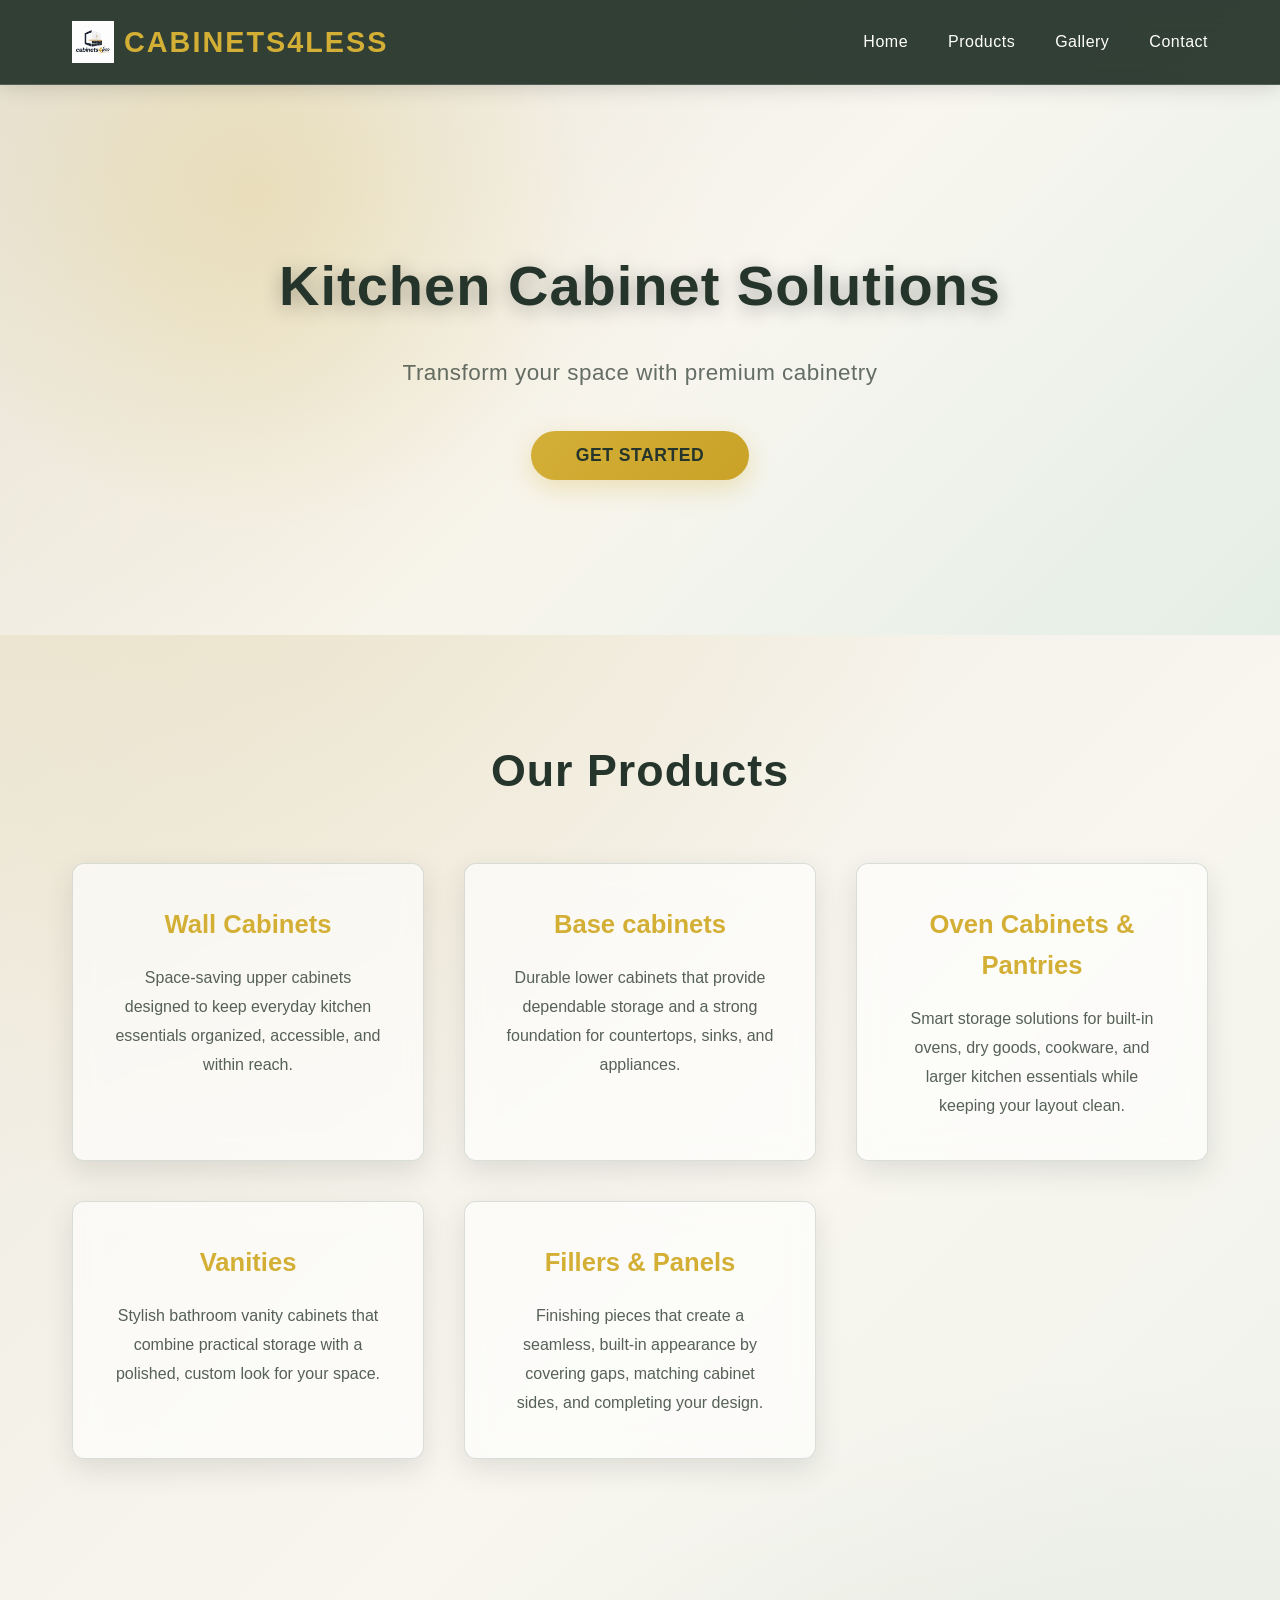
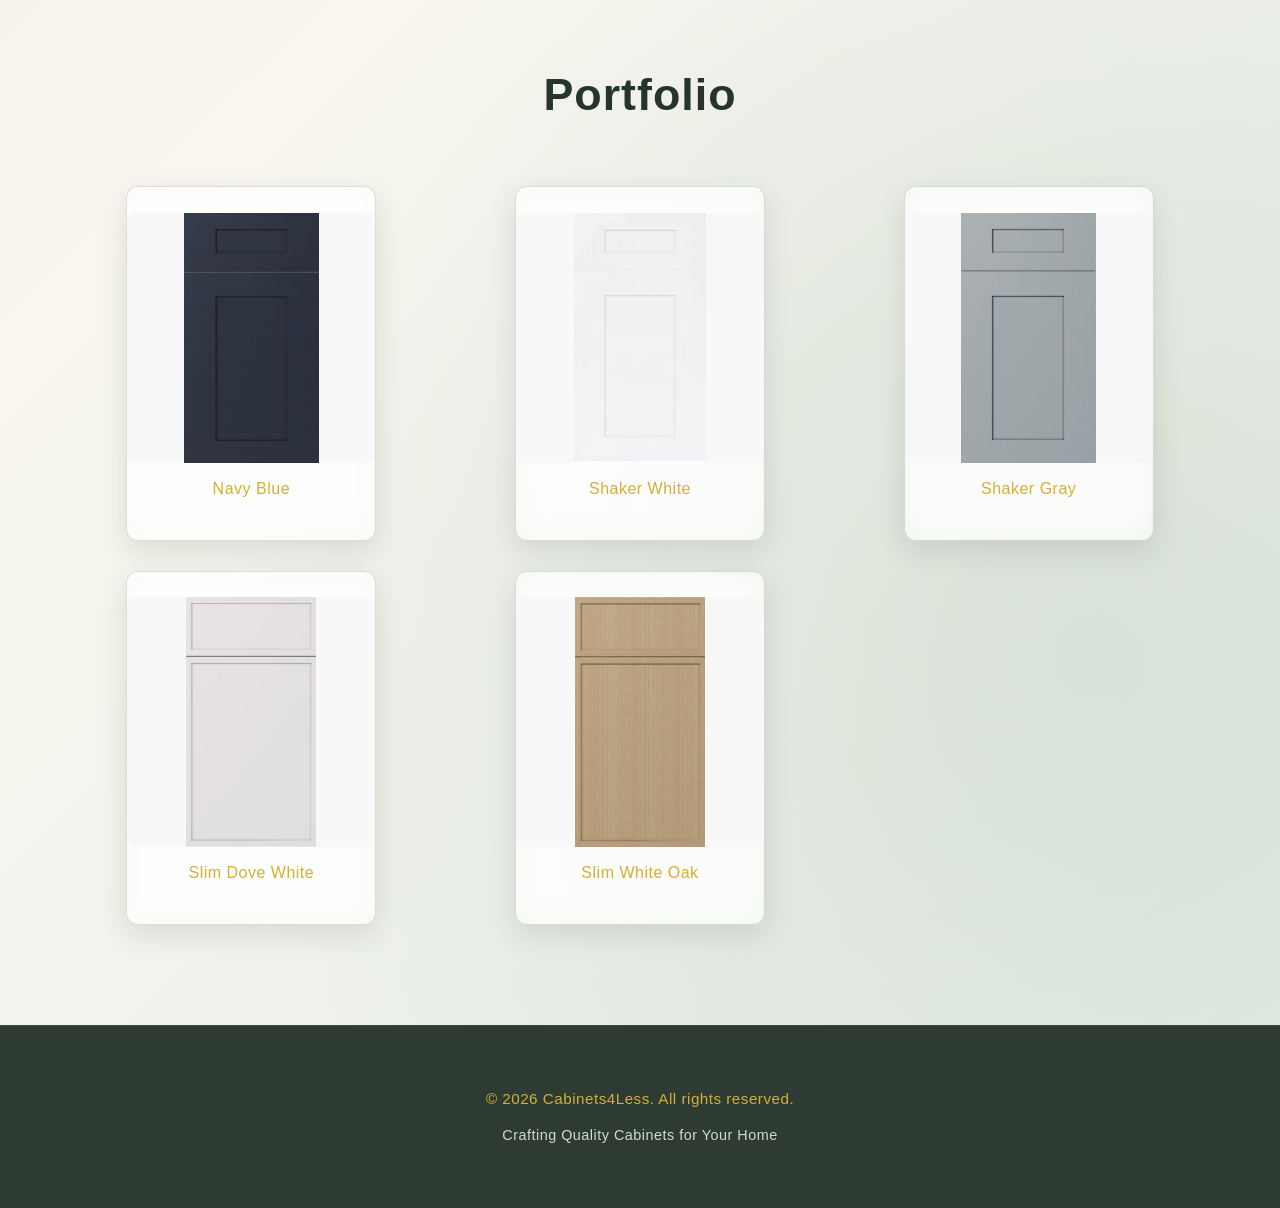
<file: index.html>
<!DOCTYPE html>
<html lang="en">

<head>
    <meta charset="UTF-8">
    <meta name="viewport" content="width=device-width, initial-scale=1.0">
    <meta name="google-site-verification" content="GljNwuYAMAiSo0r1gRqyLyHdtOywXth0SgKvACKAb9Y" />
    <title>Cabinets4Less</title>
    <link rel="stylesheet" href="styles.css">
    <link rel="icon" type="image/png" href="images/icon.png">
</head>

<body>
    <!-- Navigation Bar -->
    <nav class="navbar">
        <div class="nav-container">
            <div class="logo">
                <a href="index.html" class="logo-link">
                    <img src="images/logo.png" alt="Cabinets4Less logo" class="nav-logo-image">
                    <span>Cabinets4Less</span>
                </a>
            </div>
            <ul class="nav-menu">
                <li><a href="index.html" class="nav-link">Home</a></li>
                <li><a href="#products" class="nav-link">Products</a></li>
                <li><a href="#gallery" class="nav-link">Gallery</a></li>
                <li><a href="contact.html" class="nav-link">Contact</a></li>
            </ul>
        </div>
    </nav>

    <!-- Hero Section -->
    <section id="home" class="hero">
        <div class="hero-content">
            <h1>Kitchen Cabinet Solutions</h1>
            <p>Transform your space with premium cabinetry</p>
            <button class="cta-button">Get Started</button>
        </div>
    </section>

    <!-- Products Section -->
    <section id="products" class="products">
        <h2>Our Products</h2>
        <div class="products-grid">
            <div class="products-card">
                <h3>Wall Cabinets</h3>
                <p>Space-saving upper cabinets designed to keep everyday kitchen essentials organized, accessible, and within reach.</p>
            </div>
            <div class="products-card">
                <h3>Base cabinets</h3>
                <p>Durable lower cabinets that provide dependable storage and a strong foundation for countertops, sinks, and appliances.</p>
            </div>
            <div class="products-card">
                <h3>Oven Cabinets & Pantries</h3>
                <p>Smart storage solutions for built-in ovens, dry goods, cookware, and larger kitchen essentials while keeping your layout clean.</p>
            </div>
            <div class="products-card">
                <h3>Vanities</h3>
                <p>Stylish bathroom vanity cabinets that combine practical storage with a polished, custom look for your space.</p>
            </div>
            <div class="products-card">
                <h3>Fillers & Panels</h3>
                <p>Finishing pieces that create a seamless, built-in appearance by covering gaps, matching cabinet sides, and completing your design.</p>
            </div>
        </div>
    </section>

    <!-- Gallery Section -->
    <section id="gallery" class="gallery">
        <h2>Portfolio</h2>
        <div class="gallery-grid">
            <div class="gallery-item">
                <a href="navyblue.html">
                    <img src="images/Navy Blue.png" alt="Navy Blue Cabinet" class="gallery-image">
                    <p>Navy Blue</p>
                </a>
            </div>

            <div class="gallery-item">
                <a href="shakerwhite.html">
                    <img src="images/Shaker White.png" alt="Shaker White Cabinet" class="gallery-image">
                    <p>Shaker White</p>
                </a>
            </div>
            <div class="gallery-item">
                <a href="shakergray.html">
                    <img src="images/Shaker Gray.png" alt="Shaker Gray Cabinet" class="gallery-image">
                    <p>Shaker Gray</p>
                </a>
            </div>
            <div class="gallery-item">
                <a href="slimdovewhite.html">
                    <img src="images/Slim Dove White.png" alt="Slim Dove White Cabinet" class="gallery-image">
                    <p>Slim Dove White</p>
                </a>
            </div>
            <div class="gallery-item">
                <a href="slimwhiteoak.html">
                    <img src="images/Slim White Oak.png" alt="Slim White Oak Cabinet" class="gallery-image">
                    <p>Slim White Oak</p>
                </a>
            </div>
        </div>
    </section>

    <!-- Footer -->
    <footer class="footer">
        <div class="footer-content">
            <p>&copy; 2026 Cabinets4Less. All rights reserved.</p>
            <p>Crafting Quality Cabinets for Your Home</p>
        </div>
    </footer>

    <!-- Notification Toast -->
    <div id="notification" class="notification-toast">
        <div class="notification-content">
            <span class="notification-checkmark">✓</span>
            <span class="notification-message">Message Received!</span>
            <button class="notification-close">&times;</button>
        </div>
    </div>

    <script src="script.js"></script>
</body>

</html>
</file>
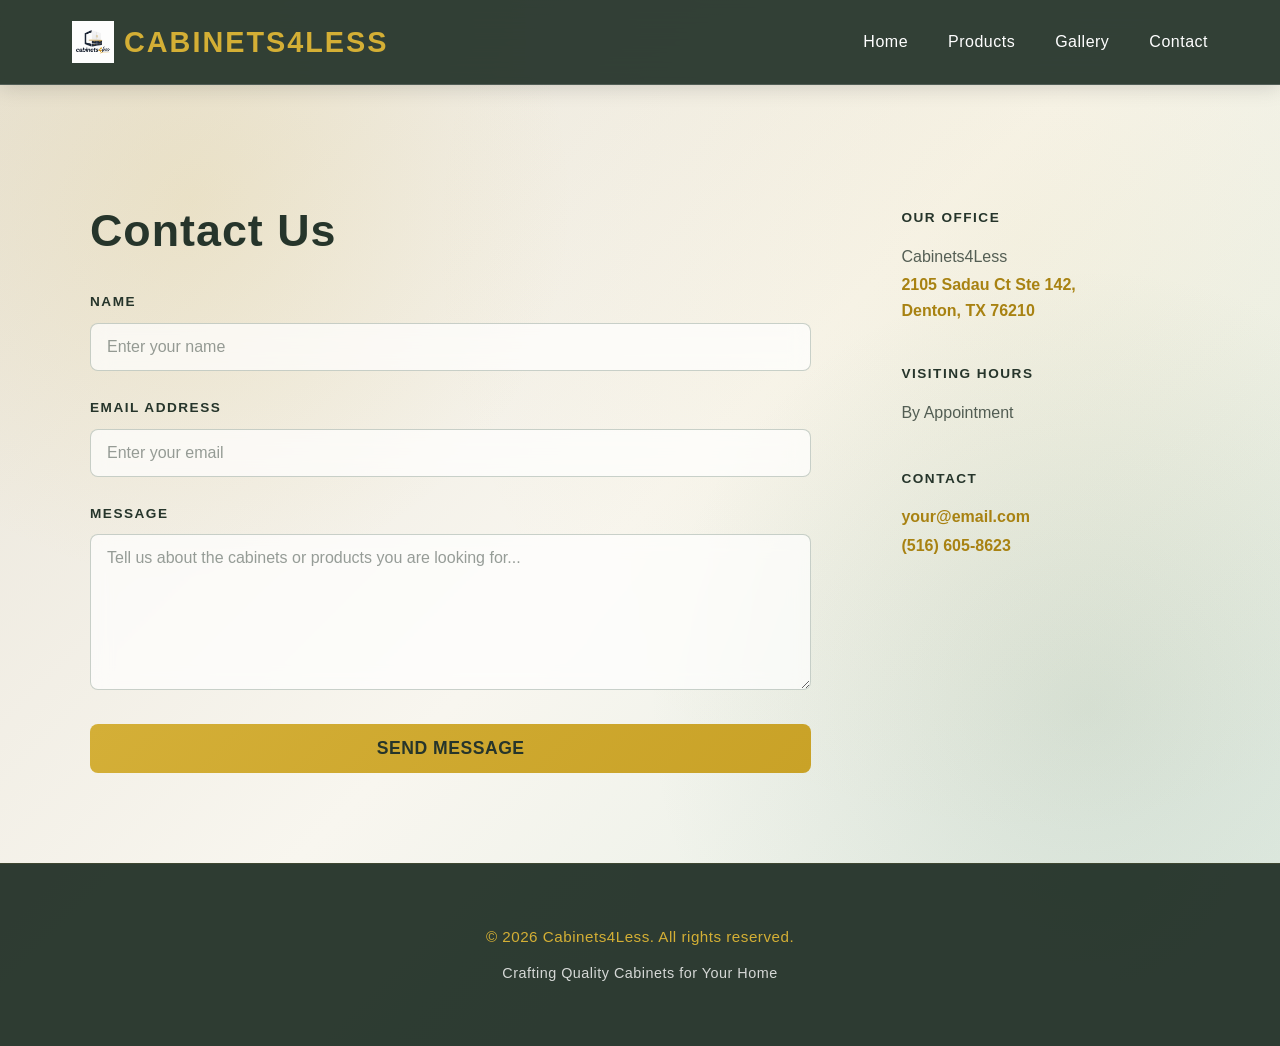
<file: contact.html>
<!DOCTYPE html>
<html lang="en">

<head>
    <meta charset="UTF-8">
    <meta name="viewport" content="width=device-width, initial-scale=1.0">
    <title>Contact Us - Cabinets4Less Sales</title>
    <link rel="stylesheet" href="styles.css">
    <link rel="icon" type="image/png" href="images/icon.png">
</head>

<body>
    <!-- Navigation Bar -->
    <nav class="navbar">
        <div class="nav-container">
            <div class="logo">
                <a href="index.html" class="logo-link">
                    <img src="images/logo.png" alt="Cabinets4Less logo" class="nav-logo-image">
                    <span>Cabinets4Less</span>
                </a>
            </div>
            <ul class="nav-menu">
                <li><a href="index.html" class="nav-link">Home</a></li>
                <li><a href="index.html#products" class="nav-link">Products</a></li>
                <li><a href="index.html#gallery" class="nav-link">Gallery</a></li>
                <li><a href="contact.html" class="nav-link">Contact</a></li>
            </ul>
        </div>
    </nav>

    <!-- Contact Section -->
    <section id="contact" class="contact contact-page">
        <div class="contact-layout">
            <!-- Left Side: Introduction and Form -->
            <div class="contact-main">
                <h2>Contact Us</h2>
                <form class="contact-form">
                    <div class="form-group">
                        <label for="name">Name</label>
                        <input id="name" type="text" placeholder="Enter your name" required>
                    </div>

                    <div class="form-group">
                        <label for="email">Email Address</label>
                        <input id="email" type="email" placeholder="Enter your email" required>
                    </div>

                    <div class="form-group">
                        <label for="message">Message</label>
                        <textarea id="message"
                            placeholder="Tell us about the cabinets or products you are looking for..." rows="7"
                            required></textarea>
                    </div>

                    <button type="submit" class="submit-button">
                        Send Message
                    </button>
                </form>
            </div>

            <!-- Right Side: Business Information -->
            <aside class="contact-details">
                <div class="contact-detail-block">
                    <h3>Our Office</h3>
                    <p>
                        <p>Cabinets4Less<br></p>
                        <a href="https://www.google.com/maps/search/?api=1&query=YOUR+FULL+BUSINESS+ADDRESS"
                            target="_blank" rel="noopener noreferrer" class="map-link">
                            
                            2105 Sadau Ct Ste 142,<br>
                            Denton, TX 76210
                        </a>
                    </p>
                </div>

                <div class="contact-detail-block">
                    <h3>Visiting Hours</h3>
                    <p>By Appointment</p>
                </div>

                <div class="contact-detail-block">
                    <h3>Contact</h3>

                    <!-- Replace these placeholders with real details -->
                    <p>
                        <a href="mailto:your@email.com">your@email.com</a><br>
                        <a href="tel:+12145551234">(516) 605-8623</a>
                    </p>
                </div>
            </aside>
        </div>
    </section>

    <!-- Footer -->
    <footer class="footer">
        <div class="footer-content">
            <p>&copy; 2026 Cabinets4Less. All rights reserved.</p>
            <p>Crafting Quality Cabinets for Your Home</p>
        </div>
    </footer>

    <!-- Notification Toast -->
    <div id="notification" class="notification-toast">
        <div class="notification-content">
            <span class="notification-checkmark">✓</span>
            <span class="notification-message">Message Received!</span>
            <button class="notification-close">&times;</button>
        </div>
    </div>

    <script src="script.js"></script>
</body>

</html>
</file>
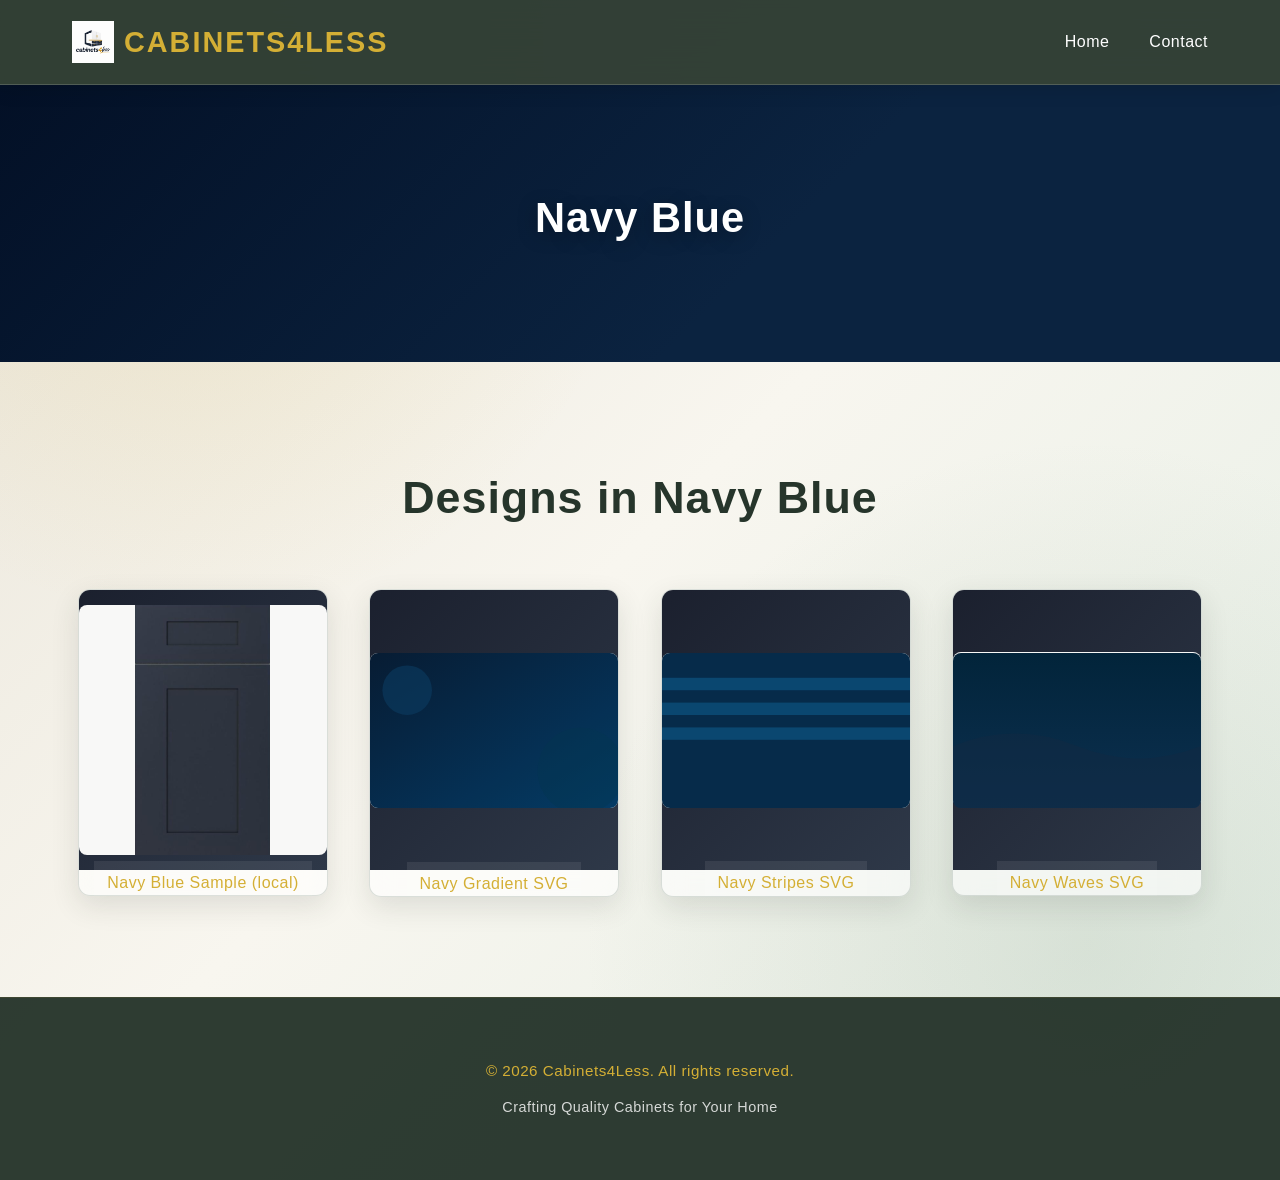
<file: navyblue.html>
<!doctype html>
<html lang="en">

<head>
  <meta charset="utf-8">
  <meta name="viewport" content="width=device-width, initial-scale=1">
  <title>Navy Blue Gallery</title>
  <link rel="stylesheet" href="styles.css">
  <link rel="icon" type="image/png" href="images/icon.png">
  <style>
    /* Page-specific tweaks to emphasize navy blue */
    .navy-hero {
      background: linear-gradient(135deg, #031026 0%, #0b2340 60%);
      color: var(--text-light);
      padding: 100px 1rem;
      text-align: center;
    }

    .navy-hero h1 {
      font-size: 2.6rem;
      margin-bottom: .6rem;
      text-align: center
    }

    .navy-hero p {
      opacity: .9;
      margin-bottom: 1.4rem;
    }
  </style>
</head>

<body class="navy-page">

  <header class="navbar">
    <div class="nav-container">
      <div class="logo"><a class="logo-link" href="index.html"><a href="index.html" class="logo-link">
            <img src="images/logo.png" alt="Cabinets4Less logo" class="nav-logo-image">
            <span>Cabinets4Less</span>
          </a></div>
      <nav>
        <ul class="nav-menu">
          <li><a class="nav-link" href="index.html">Home</a></li>
          <li><a class="nav-link" href="contact.html">Contact</a></li>
        </ul>
      </nav>
    </div>
  </header>

  <section class="navy-hero">
    <div class="hero-content">
      <h1>Navy Blue</h1>
    </div>
  </section>

  <main class="gallery">
    <h2>Designs in Navy Blue</h2>
    <div class="gallery-grid" style="grid-template-columns:repeat(auto-fit,minmax(220px,1fr));">

      <div class="gallery-item">
        <div class="gallery-placeholder">
          <img class="gallery-image" src="images/Navy Blue.png" alt="Navy Blue sample">
        </div>
        <a href="#">Navy Blue Sample (local)</a>
      </div>

      <div class="gallery-item">
        <div class="gallery-placeholder">
          <img class="gallery-image"
            src="data:image/svg+xml;utf8,<svg xmlns='http://www.w3.org/2000/svg' width='800' height='500'><defs><linearGradient id='g' x1='0' x2='1' y1='0' y2='1'><stop offset='0%' stop-color='%23061b33'/><stop offset='100%' stop-color='%23033a66'/></linearGradient></defs><rect width='100%' height='100%' fill='url(%23g)'/><circle cx='120' cy='120' r='80' fill='%230b3b61' opacity='0.6'/><circle cx='680' cy='380' r='140' fill='%2302364f' opacity='0.35'/></svg>"
            alt="Navy gradient SVG">
        </div>
        <a href="#">Navy Gradient SVG</a>
      </div>

      <div class="gallery-item">
        <div class="gallery-placeholder">
          <img class="gallery-image"
            src="data:image/svg+xml;utf8,<svg xmlns='http://www.w3.org/2000/svg' width='800' height='500'><rect width='100%' height='100%' fill='%23052a4a'/><g fill='%230a4b78' opacity='0.85'><rect x='0' y='80' width='800' height='40'/><rect x='0' y='160' width='800' height='40'/><rect x='0' y='240' width='800' height='40'/></g></svg>"
            alt="Navy stripes">
        </div>
        <a href="#">Navy Stripes SVG</a>
      </div>

      <div class="gallery-item">
        <div class="gallery-placeholder">
          <img class="gallery-image"
            src="data:image/svg+xml;utf8,<svg xmlns='http://www.w3.org/2000/svg' width='800' height='500'><defs><linearGradient id='w' x1='0' x2='0' y1='0' y2='1'><stop offset='0' stop-color='%2301233a'/><stop offset='1' stop-color='%230b2f50'/></linearGradient></defs><rect width='100%' height='100%' fill='url(%23w)'/><path d='M0 300 Q200 220 400 300 T800 300 L800 500 L0 500 Z' fill='%23102944' opacity='0.6'/></svg>"
            alt="Navy waves">
        </div>
        <a href="#">Navy Waves SVG</a>
      </div>

    </div>
  </main>

  <footer class="footer">
    <div class="footer-content">
      <p>&copy; 2026 Cabinets4Less. All rights reserved.</p>
      <p>Crafting Quality Cabinets for Your Home</p>
    </div>
  </footer>

</body>

</html>
</file>
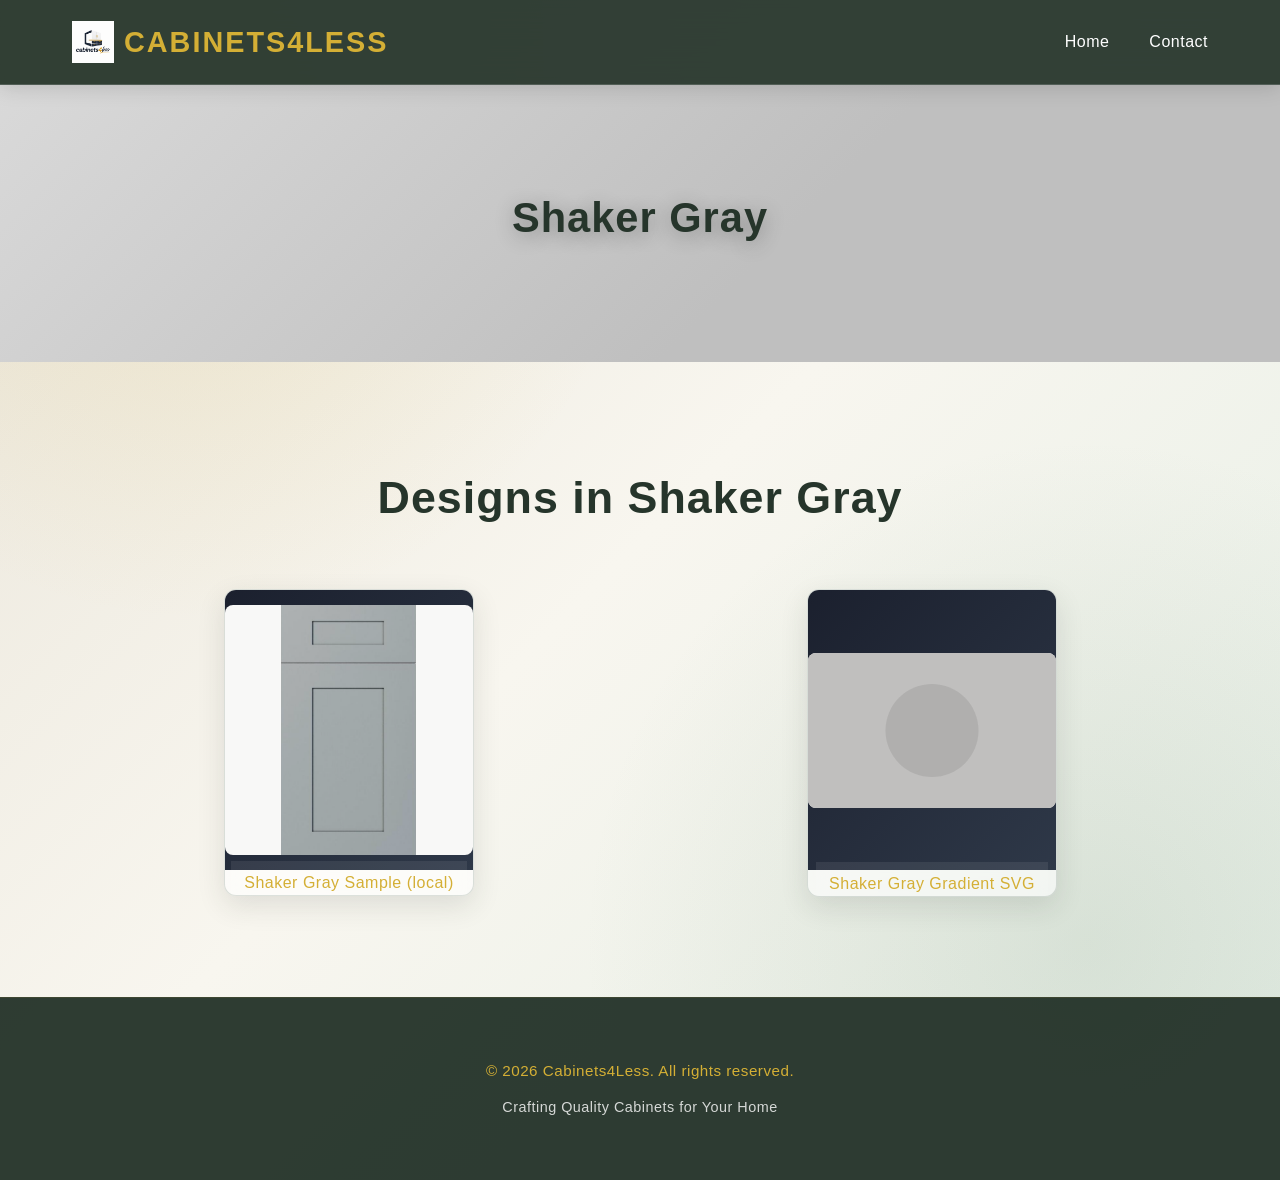
<file: shakergray.html>
<!doctype html>
<html lang="en">

<head>
  <meta charset="utf-8">
  <meta name="viewport" content="width=device-width, initial-scale=1">
  <title>Shaker Gray Gallery</title>
  <link rel="stylesheet" href="styles.css">
  <link rel="icon" type="image/png" href="images/icon.png">
  <style>
    .shakergray-hero {
      background: linear-gradient(135deg, #d9d9d9 0%, #bfbfbf 60%);
      padding: 100px 1rem;
      text-align: center;
    }

    .shakergray-hero h1 {
      font-size: 2.6rem;
      margin-bottom: .6rem;
    }

    .shakergray-hero p {
      opacity: .9;
      margin-bottom: 1.4rem;
    }
  </style>
</head>

<body class="shakergray-page">
  <header class="navbar">
    <div class="nav-container">
      <div class="logo"><a class="logo-link" href="index.html"><a href="index.html" class="logo-link">
            <img src="images/logo.png" alt="Cabinets4Less logo" class="nav-logo-image">
            <span>Cabinets4Less</span>
          </a></div>
      <nav>
        <ul class="nav-menu">
          <li><a class="nav-link" href="index.html">Home</a></li>
          <li><a class="nav-link" href="contact.html">Contact</a></li>
        </ul>
      </nav>
    </div>
  </header>

  <section class="shakergray-hero">
    <div class="hero-content">
      <h1>Shaker Gray</h1>
    </div>
  </section>

  <main class="gallery">
    <h2>Designs in Shaker Gray</h2>
    <div class="gallery-grid" style="grid-template-columns:repeat(auto-fit,minmax(220px,1fr));">
      <div class="gallery-item">
        <div class="gallery-placeholder">
          <img class="gallery-image" src="images/Shaker Gray.png" alt="Shaker Gray Cabinet sample">
        </div>
        <a href="#">Shaker Gray Sample (local)</a>
      </div>
      <div class="gallery-item">
        <div class="gallery-placeholder">
          <img class="gallery-image"
            src="data:image/svg+xml;utf8,<svg xmlns='http://www.w3.org/2000/svg' width='800' height='500'><rect width='100%' height='100%' fill='%23bfbfbf'/><circle cx='400' cy='250' r='150' fill='%23a6a6a6' opacity='0.6'/></svg>"
            alt="Shaker Gray gradient SVG">
        </div>
        <a href="#">Shaker Gray Gradient SVG</a>
      </div>
    </div>
  </main>

  <footer class="footer">
    <div class="footer-content">
      <p>&copy; 2026 Cabinets4Less. All rights reserved.</p>
      <p>Crafting Quality Cabinets for Your Home</p>
    </div>
  </footer>
</body>

</html>
</file>
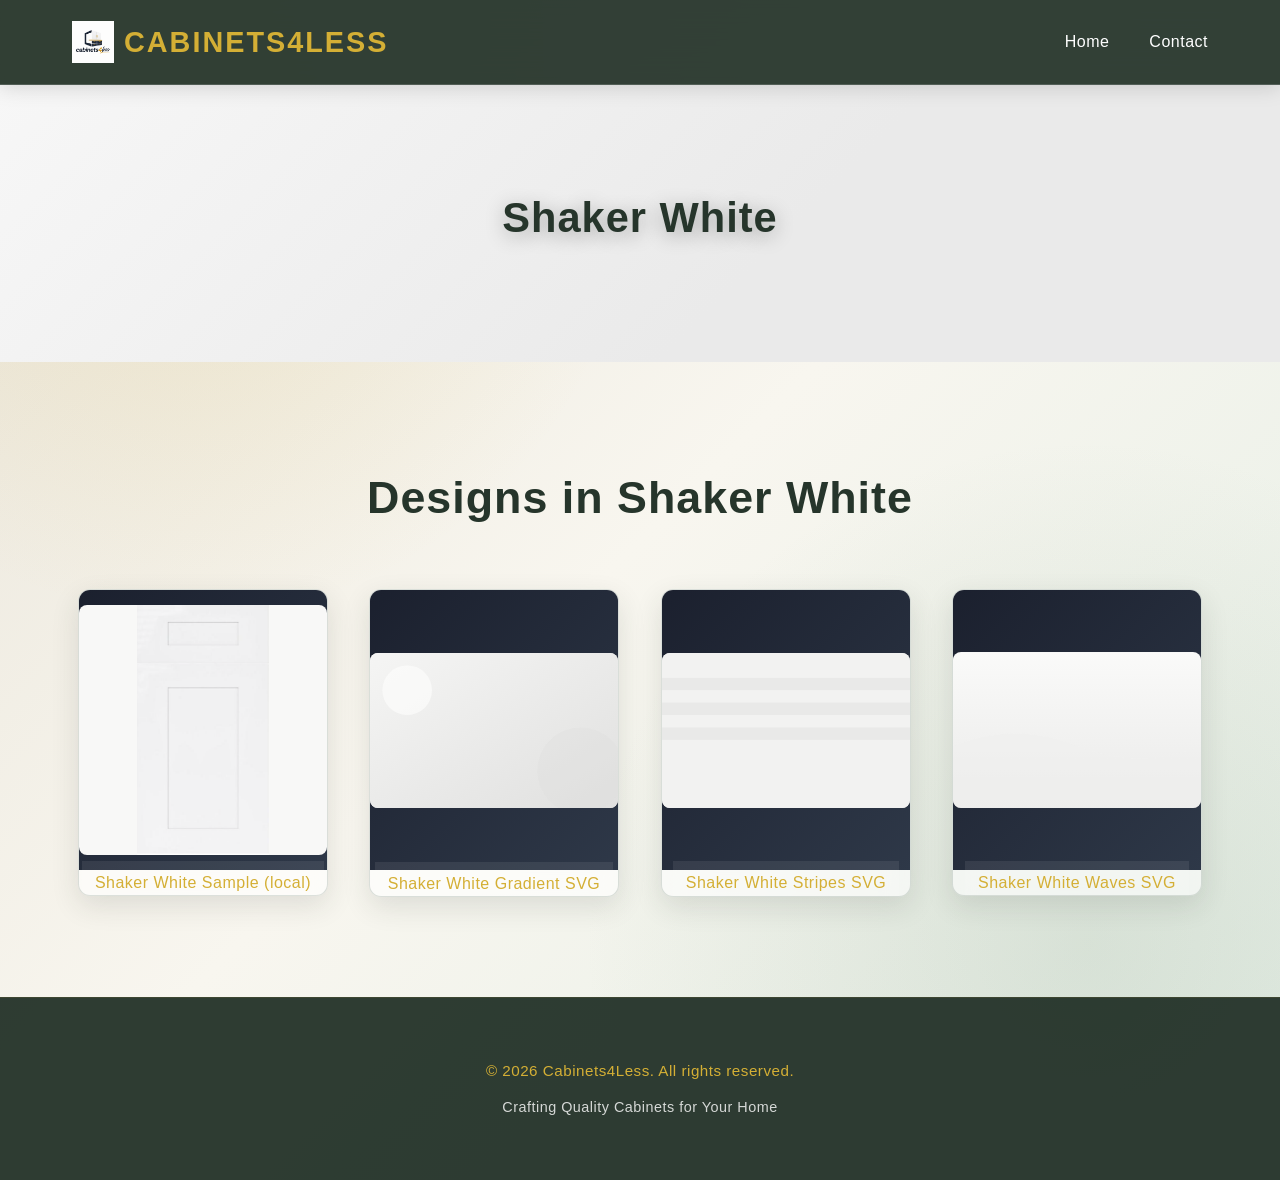
<file: shakerwhite.html>
<!doctype html>
<html lang="en">

<head>
    <meta charset="utf-8">
    <meta name="viewport" content="width=device-width, initial-scale=1">
    <title>Shaker White Gallery</title>
    <link rel="stylesheet" href="styles.css">
    <link rel="icon" type="image/png" href="images/icon.png">
    <style>
        /* Page-specific tweaks to emphasize shaker white */
        .shakerwhite-hero {
            background: linear-gradient(135deg, #f7f7f7 0%, #eaeaea 60%);
            color: var(--text-dark);
            padding: 100px 1rem;
            text-align: center;
        }

        .shakerwhite-hero h1 {
            font-size: 2.6rem;
            margin-bottom: .6rem;
            text-align: center;
        }

        .shakerwhite-hero p {
            opacity: .9;
            margin-bottom: 1.4rem;
        }
    </style>
</head>

<body class="shakerwhite-page">

    <header class="navbar">
        <div class="nav-container">
            <div class="logo"><a class="logo-link" href="index.html"><a href="index.html" class="logo-link">
                        <img src="images/logo.png" alt="Cabinets4Less logo" class="nav-logo-image">
                        <span>Cabinets4Less</span>
                    </a></a></div>
            <nav>
                <ul class="nav-menu">
                    <li><a class="nav-link" href="index.html">Home</a></li>
                    <li><a class="nav-link" href="contact.html">Contact</a></li>
                </ul>
            </nav>
        </div>
    </header>

    <section class="shakerwhite-hero">
        <div class="hero-content">
            <h1>Shaker White</h1>
        </div>
    </section>

    <main class="gallery">
        <h2>Designs in Shaker White</h2>
        <div class="gallery-grid" style="grid-template-columns:repeat(auto-fit,minmax(220px,1fr));">

            <div class="gallery-item">
                <div class="gallery-placeholder">
                    <img class="gallery-image" src="images/Shaker White.png" alt="Shaker White Cabinet sample">
                </div>
                <a href="#">Shaker White Sample (local)</a>
            </div>

            <div class="gallery-item">
                <div class="gallery-placeholder">
                    <img class="gallery-image"
                        src="data:image/svg+xml;utf8,<svg xmlns='http://www.w3.org/2000/svg' width='800' height='500'><defs><linearGradient id='g' x1='0' x2='1' y1='0' y2='1'><stop offset='0%' stop-color='%23f5f5f5'/><stop offset='100%' stop-color='%23e0e0e0'/></linearGradient></defs><rect width='100%' height='100%' fill='url(%23g)'/><circle cx='120' cy='120' r='80' fill='%23ffffff' opacity='0.6'/><circle cx='680' cy='380' r='140' fill='%23dcdcdc' opacity='0.35'/></svg>"
                        alt="Shaker White gradient SVG">
                </div>
                <a href="#">Shaker White Gradient SVG</a>
            </div>

            <div class="gallery-item">
                <div class="gallery-placeholder">
                    <img class="gallery-image"
                        src="data:image/svg+xml;utf8,<svg xmlns='http://www.w3.org/2000/svg' width='800' height='500'><rect width='100%' height='100%' fill='%23f2f2f2'/><g fill='%23e8e8e8' opacity='0.85'><rect x='0' y='80' width='800' height='40'/><rect x='0' y='160' width='800' height='40'/><rect x='0' y='240' width='800' height='40'/></g></svg>"
                        alt="Shaker White stripes">
                </div>
                <a href="#">Shaker White Stripes SVG</a>
            </div>

            <div class="gallery-item">
                <div class="gallery-placeholder">
                    <img class="gallery-image"
                        src="data:image/svg+xml;utf8,<svg xmlns='http://www.w3.org/2000/svg' width='800' height='500'><defs><linearGradient id='w' x1='0' x2='0' y1='0' y2='1'><stop offset='0' stop-color='%23fafafa'/><stop offset='1' stop-color='%23eaeaea'/></linearGradient></defs><rect width='100%' height='100%' fill='url(%23w)'/><path d='M0 300 Q200 220 400 300 T800 300 L800 500 L0 500 Z' fill='%23f0f0f0' opacity='0.6'/></svg>"
                        alt="Shaker White waves">
                </div>
                <a href="#">Shaker White Waves SVG</a>
            </div>

        </div>
    </main>

    <footer class="footer">
        <div class="footer-content">
            <p>&copy; 2026 Cabinets4Less. All rights reserved.</p>
            <p>Crafting Quality Cabinets for Your Home</p>
        </div>
    </footer>

</body>

</html>
</file>
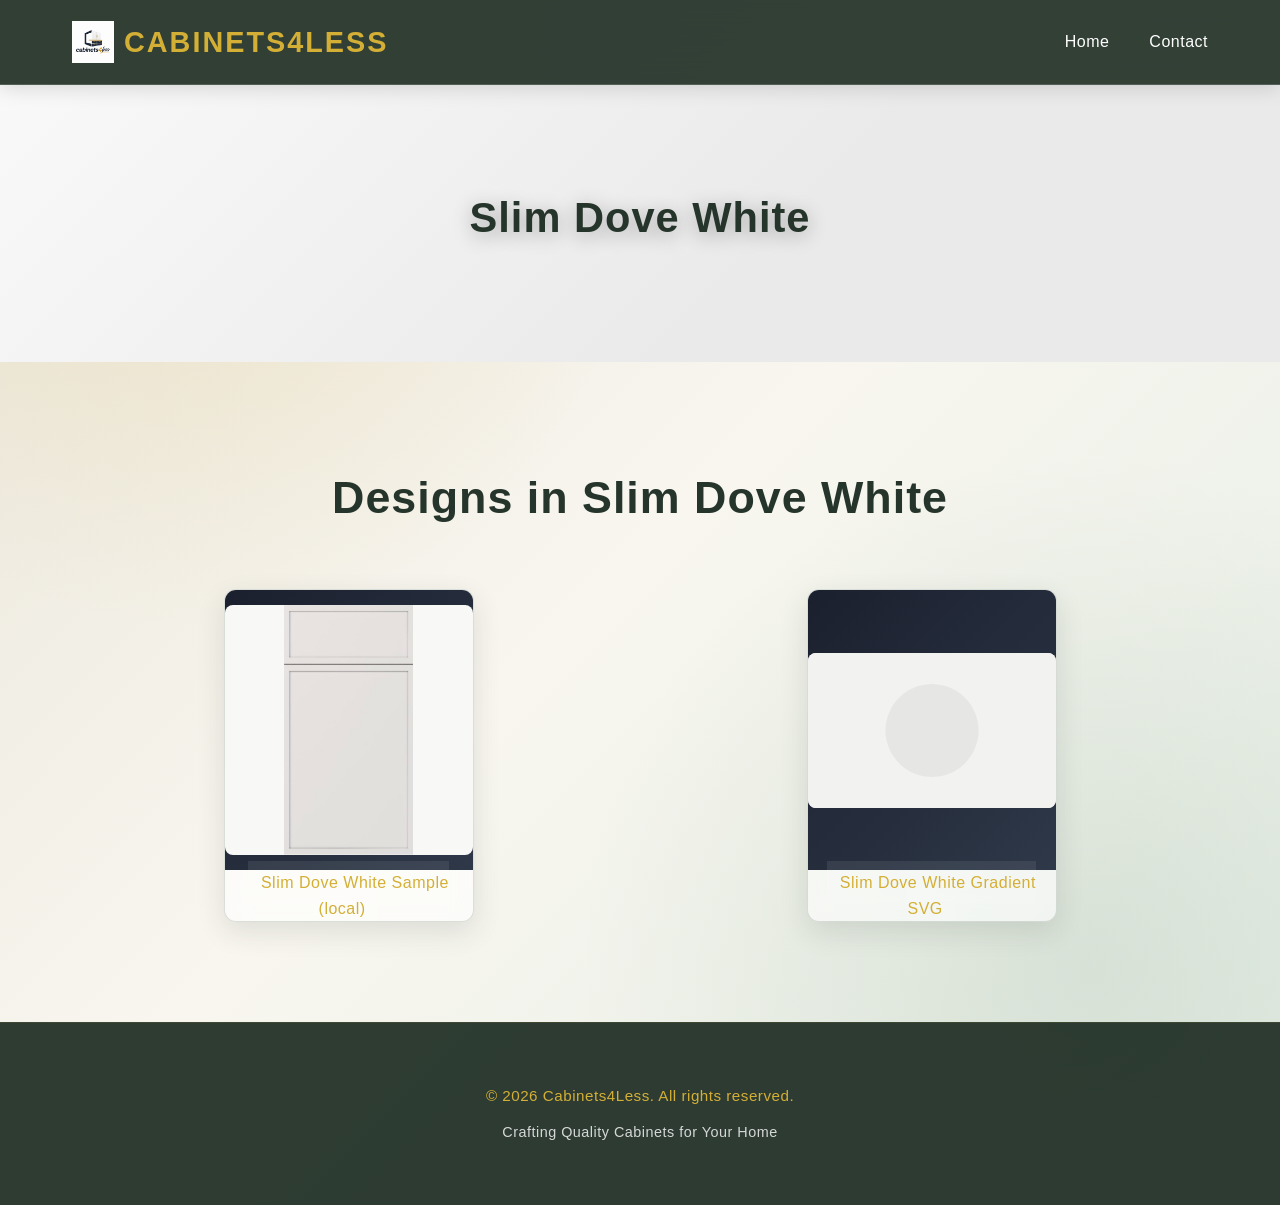
<file: slimdovewhite.html>
<!doctype html>
<html lang="en">

<head>
  <meta charset="utf-8">
  <meta name="viewport" content="width=device-width, initial-scale=1">
  <title>Slim Dove White Gallery</title>
  <link rel="stylesheet" href="styles.css">
  <link rel="icon" type="image/png" href="images/icon.png">
  <style>
    .slimdovewhite-hero {
      background: linear-gradient(135deg, #f9f9f9 0%, #eaeaea 60%);
      padding: 100px 1rem;
      text-align: center;
      color: var(--text-dark);
    }

    .slimdovewhite-hero h1 {
      font-size: 2.6rem;
      margin-bottom: .6rem;
    }

    .slimdovewhite-hero p {
      opacity: .9;
      margin-bottom: 1.4rem;
    }
  </style>
</head>

<body class="slimdovewhite-page">
  <header class="navbar">
    <div class="nav-container">
      <div class="logo"><a class="logo-link" href="index.html"><a href="index.html" class="logo-link">
            <img src="images/logo.png" alt="Cabinets4Less logo" class="nav-logo-image">
            <span>Cabinets4Less</span>
          </a></a></div>
      <nav>
        <ul class="nav-menu">
          <li><a class="nav-link" href="index.html">Home</a></li>
          <li><a class="nav-link" href="contact.html">Contact</a></li>
        </ul>
      </nav>
    </div>
  </header>

  <section class="slimdovewhite-hero">
    <div class="hero-content">
      <h1>Slim Dove White</h1>
    </div>
  </section>

  <main class="gallery">
    <h2>Designs in Slim Dove White</h2>
    <div class="gallery-grid" style="grid-template-columns:repeat(auto-fit,minmax(220px,1fr));">
      <div class="gallery-item">
        <div class="gallery-placeholder">
          <img class="gallery-image" src="images/Slim Dove White.png" alt="Slim Dove White Cabinet sample">
        </div>
        <a href="#">Slim Dove White Sample (local)</a>
      </div>
      <div class="gallery-item">
        <div class="gallery-placeholder">
          <img class="gallery-image"
            src="data:image/svg+xml;utf8,<svg xmlns='http://www.w3.org/2000/svg' width='800' height='500'><rect width='100%' height='100%' fill='%23f2f2f2'/><circle cx='400' cy='250' r='150' fill='%23e0e0e0' opacity='0.6'/></svg>"
            alt="Slim Dove White gradient SVG">
        </div>
        <a href="#">Slim Dove White Gradient SVG</a>
      </div>
    </div>
  </main>

  <footer class="footer">
    <div class="footer-content">
      <p>&copy; 2026 Cabinets4Less. All rights reserved.</p>
      <p>Crafting Quality Cabinets for Your Home</p>
    </div>
  </footer>
</body>

</html>
</file>
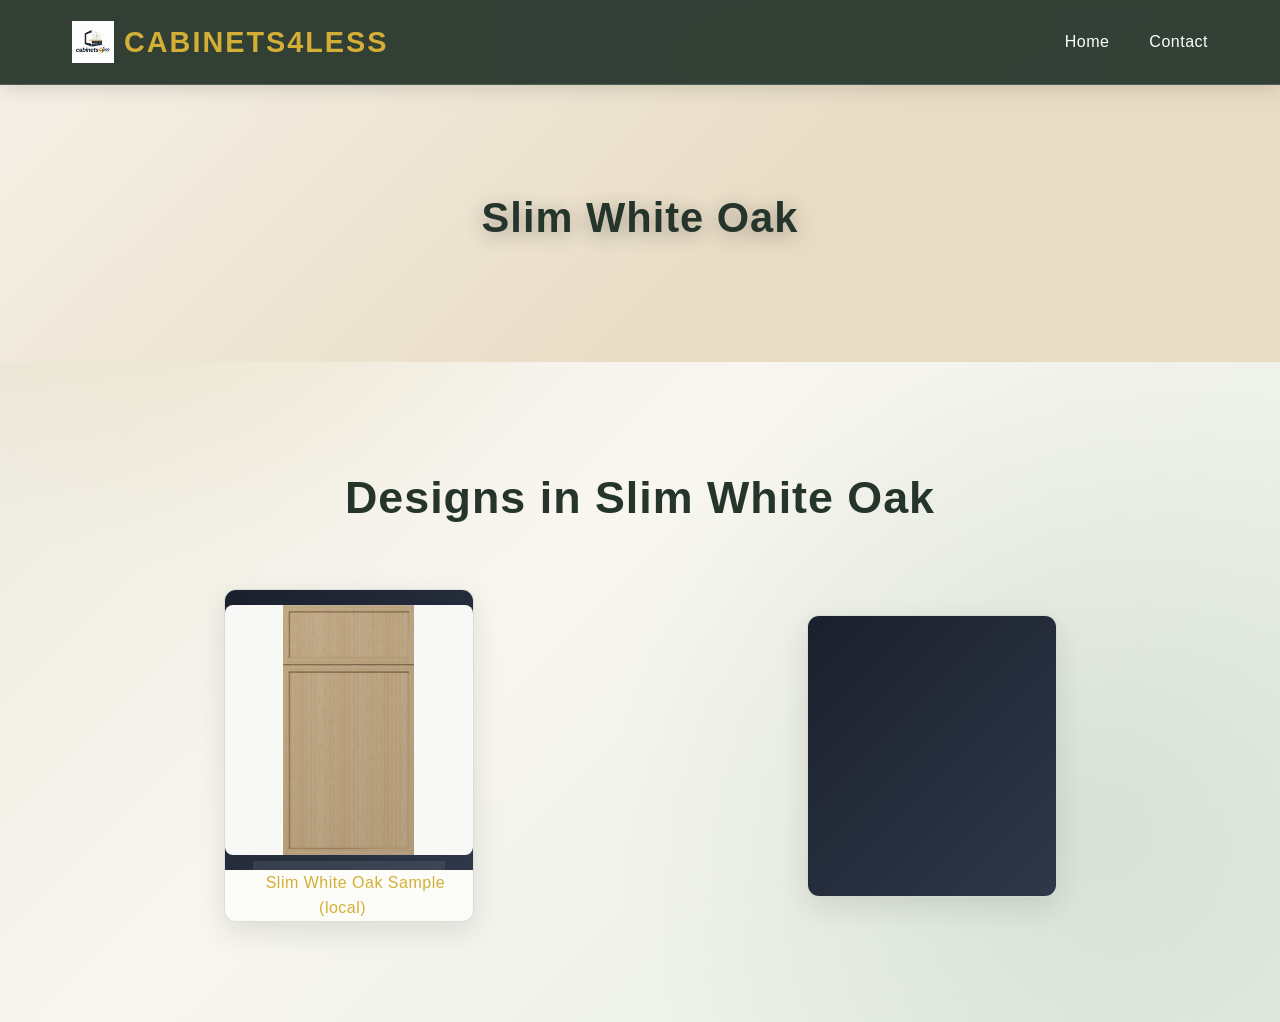
<file: slimwhiteoak.html>
<!doctype html>
<html lang="en">

<head>
  <meta charset="utf-8">
  <meta name="viewport" content="width=device-width, initial-scale=1">
  <title>Slim White Oak Gallery</title>
  <link rel="stylesheet" href="styles.css">
  <link rel="icon" type="image/png" href="images/icon.png">
  <style>
    .slimwhiteoak-hero {
      background: linear-gradient(135deg, #f5f0e6 0%, #e8dcc4 60%);
      padding: 100px 1rem;
      text-align: center;
      color: var(--text-dark);
    }

    .slimwhiteoak-hero h1 {
      font-size: 2.6rem;
      margin-bottom: .6rem;
    }

    .slimwhiteoak-hero p {
      opacity: .9;
      margin-bottom: 1.4rem;
    }
  </style>
</head>

<body class="slimwhiteoak-page">
  <header class="navbar">
    <div class="nav-container">
      <div class="logo"><a class="logo-link" href="index.html"><a href="index.html" class="logo-link">
            <img src="images/logo.png" alt="Cabinets4Less logo" class="nav-logo-image">
            <span>Cabinets4Less</span>
          </a></a></div>
      <nav>
        <ul class="nav-menu">
          <li><a class="nav-link" href="index.html">Home</a></li>
          <li><a class="nav-link" href="contact.html">Contact</a></li>
        </ul>
      </nav>
    </div>
  </header>

  <section class="slimwhiteoak-hero">
    <div class="hero-content">
      <h1>Slim White Oak</h1>
    </div>
  </section>

  <main class="gallery">
    <h2>Designs in Slim White Oak</h2>
    <div class="gallery-grid" style="grid-template-columns:repeat(auto-fit,minmax(220px,1fr));">
      <div class="gallery-item">
        <div class="gallery-placeholder">
          <img class="gallery-image" src="images/Slim White Oak.png" alt="Slim White Oak Cabinet sample">
        </div>
        <a href="#">Slim White Oak Sample (local)</a>
      </div>
      <div class="gallery-item">
        <div class="gallery-placeholder">
          <img class="gallery-image" src="data:image
</file>
<file: styles.css>
:root {
    --primary-color: #1a1f2e;
    --secondary-color: #2d3748;
    --accent-color: #d4af35;
    --text-light: #e0e0e0;
    --text-dark: #1a1f2e;
    --bg-light: #f8f9fa;
    --shadow-sm: 0 4px 15px rgba(0, 0, 0, 0.1);
    --shadow-md: 0 8px 30px rgba(0, 0, 0, 0.15);
    --shadow-lg: 0 15px 40px rgba(0, 0, 0, 0.2);
}

* {
    margin: 0;
    padding: 0;
    box-sizing: border-box;
}

body {
    font-family: 'Segoe UI', Tahoma, Geneva, Verdana, sans-serif;
    line-height: 1.6;
    color: var(--text-dark);
    background: var(--bg-light);
}

/* Navigation Bar */
.navbar {
    background: rgba(26, 31, 46, 0.95);
    backdrop-filter: blur(10px);
    padding: 1.2rem 0;
    position: sticky;
    top: 0;
    z-index: 100;
    box-shadow: 0 2px 20px rgba(0, 0, 0, 0.15);
    border-bottom: 1px solid rgba(212, 175, 55, 0.1);
}

.nav-container {
    max-width: 1200px;
    margin: 0 auto;
    display: flex;
    justify-content: space-between;
    align-items: center;
    padding: 0 2rem;
}

.logo {
    font-size: 1.8rem;
    font-weight: 700;
    color: var(--accent-color);
    letter-spacing: 2px;
    text-transform: uppercase;
    transition: all 0.3s ease;
}

.logo-link {
    display: flex;
    align-items: center;
    gap: 10px;
    text-decoration: none;
}

.nav-logo-image {
    width: 42px;
    height: 42px;
    object-fit: contain;
    display: block;
}

.logo-link:hover {
    text-shadow: 0 0 20px rgba(212, 175, 55, 0.4);
}

.logo:hover .logo-link {
    text-shadow: 0 0 20px rgba(212, 175, 55, 0.4);
}

.nav-menu {
    display: flex;
    list-style: none;
    gap: 2.5rem;
}

.nav-link {
    color: var(--text-light);
    text-decoration: none;
    transition: all 0.3s ease;
    font-weight: 500;
    position: relative;
    letter-spacing: 0.5px;
}

.nav-link::after {
    content: '';
    position: absolute;
    bottom: -5px;
    left: 0;
    width: 0;
    height: 2px;
    background: var(--accent-color);
    transition: width 0.3s ease;
}

.nav-link:hover {
    color: var(--accent-color);
}

.nav-link:hover::after {
    width: 100%;
}

/* Hero Section */
.hero {
    background: linear-gradient(135deg, #1a1f2e 0%, #2d3748 100%);
    color: var(--text-light);
    padding: 120px 2rem;
    text-align: center;
    min-height: 550px;
    display: flex;
    align-items: center;
    justify-content: center;
    position: relative;
    overflow: hidden;
}
.logo-link {
    color: inherit;
    text-decoration: none;
    cursor: pointer;
}

.logo-link:visited {
    color: inherit;
}

.logo-link:hover {
    color: inherit;
}

.hero::before {
    content: '';
    position: absolute;
    top: 0;
    left: 0;
    right: 0;
    bottom: 0;
    background: radial-gradient(circle at 20% 50%, rgba(212, 175, 55, 0.05) 0%, transparent 50%);
    pointer-events: none;
}

.hero-content {
    position: relative;
    z-index: 1;
}

.hero-content h1 {
    font-size: 3.5rem;
    margin-bottom: 1.5rem;
    text-shadow: 0 4px 20px rgba(0, 0, 0, 0.3);
    letter-spacing: 1px;
    font-weight: 700;
}

.hero-content p {
    font-size: 1.4rem;
    margin-bottom: 2.5rem;
    opacity: 0.9;
    letter-spacing: 0.5px;
}

.cta-button {
    background: linear-gradient(135deg, #d4af37 0%, #c9a227 100%);
    color: var(--text-dark);
    border: none;
    padding: 14px 45px;
    font-size: 1.1rem;
    border-radius: 50px;
    cursor: pointer;
    font-weight: 700;
    transition: all 0.3s ease;
    box-shadow: 0 8px 25px rgba(212, 175, 55, 0.3);
    letter-spacing: 0.5px;
    text-transform: uppercase;
    position: relative;
    overflow: hidden;
}

.cta-button::before {
    content: '';
    position: absolute;
    top: 0;
    left: -100%;
    width: 100%;
    height: 100%;
    background: rgba(255, 255, 255, 0.2);
    transition: left 0.3s ease;
}

.cta-button:hover {
    background: linear-gradient(135deg, #e8c547 0%, #d4af37 100%);
    transform: translateY(-3px);
    box-shadow: 0 12px 35px rgba(212, 175, 55, 0.4);
}

.cta-button:hover::before {
    left: 100%;
}

/* Products Section */
.products {
    padding: 100px 2rem;
    background: linear-gradient(135deg, #f8f9fa 0%, #ffffff 100%);
    max-width: 1200px;
    margin: 0 auto;
}

.products h2 {
    text-align: center;
    font-size: 2.8rem;
    margin-bottom: 3.5rem;
    color: var(--text-dark);
    font-weight: 700;
    letter-spacing: 1px;
}

.products-grid {
    display: grid;
    grid-template-columns: repeat(auto-fit, minmax(260px, 1fr));
    gap: 2.5rem;
}

.products-card {
    background: rgba(255, 255, 255, 0.95);
    backdrop-filter: blur(10px);
    padding: 2.5rem;
    border-radius: 12px;
    box-shadow: var(--shadow-sm);
    transition: all 0.4s cubic-bezier(0.25, 0.46, 0.45, 0.94);
    text-align: center;
    border: 1px solid rgba(212, 175, 55, 0.1);
    position: relative;
    overflow: hidden;
}


.products-card h3 {
    font-size: 1.6rem;
    margin-bottom: 1.2rem;
    color: var(--accent-color);
    font-weight: 700;
    transition: all 0.3s ease;
    position: relative;
    z-index: 1;
}

/* removed hover effect for product titles */

.products-card p {
    color: #666;
    line-height: 1.8;
    position: relative;
    z-index: 1;
}

/* Gallery Section */
.gallery {
    padding: 100px 2rem;
    background: linear-gradient(135deg, #f8f9fa 0%, #ffffff 100%);
    max-width: 1200px;
    margin: 0 auto;
}

.gallery h2 {
    text-align: center;
    font-size: 2.8rem;
    margin-bottom: 3.5rem;
    color: var(--text-dark);
    font-weight: 700;
    letter-spacing: 1px;
}

.gallery-grid {
    display: grid;
    grid-template-columns: repeat(3,1fr);
    gap: 30px;
    justify-content: center;
    align-items: center;
}

.gallery-placeholder {
    background: linear-gradient(135deg, #1a1f2e 0%, #2d3748 100%);
    color: var(--accent-color);
    height: 280px;
    display: flex;
    align-items: center;
    justify-content: center;
    font-size: 1.3rem;
    font-weight: 700;
    position: relative;
    overflow: hidden;
}

/* color overlay applied on top of images inside the placeholder */
.gallery-placeholder::after {
    content: "";
    position: absolute;
    inset: 0;
    /* accent-color overlay */
    background: rgba(212, 175, 53, 0.12); /* var(--accent-color) with low opacity */
    mix-blend-mode: overlay;
    pointer-events: none;
    z-index: 3;
    transition: opacity 0.25s ease, background 0.25s ease, transform 0.25s ease;
    opacity: 0.12; /* subtle by default */
}

.gallery-item:hover .gallery-placeholder::after {
    /* stronger accent overlay on hover */
    opacity: 0.5;
    transform: scale(1.02);
}

.gallery-image {
  width: 100%;
  height: auto; /* keeps natural proportions */
  max-height: 250px; /* limits tall images */
  object-fit: contain; /* shows full image without cropping */
  border-radius: 8px;
  display: block;
  margin: 0 auto;
  background-color: #f8f8f8; /* optional subtle background */
}


.gallery-item {
    width: 250px;
    margin: 0 auto;
    text-align: center;
    overflow: hidden;
    border-radius: 12px;
    box-shadow: var(--shadow-md);
    border: 1px solid rgba(212, 175, 55, 0.1);
    background: white;
    transition: all 0.4s cubic-bezier(0.25, 0.46, 0.45, 0.94);
    position: relative;
    overflow: hidden;
}

.gallery-item:hover {
    transform: translateY(-22px) scale(1.1);
    box-shadow: 0 30px 70px rgba(10, 20, 40, 0.36);
    border-color: rgba(212, 175, 55, 0.45);
    z-index: 4;
}

.gallery-item::before {
    content: "";
    position: absolute;
    inset: 0;
    background: radial-gradient(
        circle,
        rgba(212, 175, 55, 0.18) 0%,
        transparent 70%
    );
    opacity: 0;
    transition: opacity 0.4s ease;
    pointer-events: none;
    z-index: 1;
}

.gallery-item:hover::before {
    opacity: 0.14;
}

.gallery-item a,
.gallery-item p,
.gallery-image {
    position: relative;
    z-index: 2;
}

/* top accent bar that expands on hover to create a 'highlight popup' */
.gallery-item::after {
    content: "";
    position: absolute;
    top: 0;
    left: 50%;
    transform: translateX(-50%);
    width: 0;
    height: 6px;
    background: var(--accent-color);
    border-top-left-radius: 12px;
    border-top-right-radius: 12px;
    transition: width 220ms cubic-bezier(0.2,0.9,0.2,1), left 220ms cubic-bezier(0.2,0.9,0.2,1);
    z-index: 5;
}

.gallery-item:hover::after {
    left: 0;
    transform: none;
    width: 100%;
}

.gallery-item a,
.gallery-item p {
    padding: 0.8rem;
    background: rgba(255, 255, 255, 0.95);
    backdrop-filter: blur(10px);
    text-align: center;
    color: var(--accent-color);
    font-weight: 500;
    letter-spacing: 0.5px;
    text-decoration: none;
}

.gallery-item a:visited,
.gallery-item a:hover,
.gallery-item a:active,
.gallery-item a:visited p,
.gallery-item a:hover p,
.gallery-item a:active p {
  color: var(--accent-color);
  text-decoration: none;
}

/* Contact Section */
.contact {
    background: linear-gradient(135deg, #1a1f2e 0%, #2d3748 100%);
    padding: 100px 2rem;
    color: var(--text-light);
    position: relative;
    overflow: hidden;
}

.contact::before {
    content: '';
    position: absolute;
    top: 0;
    left: 0;
    right: 0;
    bottom: 0;
    background: radial-gradient(circle at 80% 20%, rgba(212, 175, 55, 0.08) 0%, transparent 50%);
    pointer-events: none;
}

.contact h2 {
    text-align: center;
    font-size: 2.8rem;
    margin-bottom: 3rem;
    font-weight: 700;
    letter-spacing: 1px;
    position: relative;
    z-index: 1;
}

.contact-form {
   max-width: 600px;
    margin: 0 auto;
    width: 90%;
}

.form-group {
    margin-bottom: 1.8rem;
    width: 100%;
}

.contact-form input,
.contact-form textarea {
    width: 100%;
    padding: 14px 16px;
    text-align: left;
    box-sizing: border-box;
    border: 1px solid rgba(212, 175, 55, 0.2);
    border-radius: 8px;
    font-size: 1rem;
    font-family: inherit;
    background: rgba(255, 255, 255, 0.08);
    backdrop-filter: blur(10px);
    color: var(--text-light);
    transition: all 0.3s ease;
}

.contact-form input::placeholder,
.contact-form textarea::placeholder {
    color: rgba(224, 224, 224, 0.5);
}

.contact-form input:focus,
.contact-form textarea:focus {
    outline: none;
    background: rgba(255, 255, 255, 0.12);
    border-color: rgba(212, 175, 55, 0.5);
    box-shadow: 0 0 20px rgba(212, 175, 55, 0.2);
    transform: translateY(-2px);
}

.submit-button {
    width: 100%;
    background: linear-gradient(135deg, #d4af37 0%, #c9a227 100%);
    color: var(--text-dark);
    border: none;
    padding: 14px;
    font-size: 1.1rem;
    border-radius: 8px;
    cursor: pointer;
    font-weight: 700;
    transition: all 0.3s ease;
    letter-spacing: 0.5px;
    text-transform: uppercase;
    position: relative;
    overflow: hidden;
}

.submit-button::before {
    content: '';
    position: absolute;
    top: 0;
    left: -100%;
    width: 100%;
    height: 100%;
    background: rgba(255, 255, 255, 0.2);
    transition: left 0.3s ease;
}

.submit-button:hover {
    background: linear-gradient(135deg, #e8c547 0%, #d4af37 100%);
    transform: translateY(-3px);
    box-shadow: 0 10px 30px rgba(212, 175, 55, 0.3);
}

.submit-button:hover::before {
    left: 100%;
}

/* Contact Page Specific Styles */
.contact-page {
    min-height: 80vh;
    display: flex;
    flex-direction: column;
    justify-content: center;
}

.contact-subtitle {
    text-align: center;
    font-size: 1.1rem;
    color: rgba(224, 224, 224, 0.8);
    margin-bottom: 2rem;
    letter-spacing: 0.5px;
}

/* Footer */
.footer {
    background: #0f1219;
    color: var(--text-light);
    text-align: center;
    padding: 3rem 2rem;
    border-top: 1px solid rgba(212, 175, 55, 0.1);
}

.footer-content p {
    margin: 0.8rem 0;
    font-weight: 500;
    letter-spacing: 0.5px;
}

.footer-content p:first-child {
    color: var(--accent-color);
    font-size: 0.95rem;
}

.footer-content p:last-child {
    opacity: 0.8;
    font-size: 0.9rem;
}

/* Notification Toast */
.notification-toast {
    position: fixed;
    bottom: 30px;
    right: 30px;
    background: linear-gradient(135deg, #10b981 0%, #059669 100%);
    color: white;
    padding: 0;
    border-radius: 12px;
    box-shadow: 0 10px 40px rgba(16, 185, 129, 0.3);
    z-index: 1000;
    opacity: 0;
    transform: translateY(100px) translateX(20px);
    transition: all 0.4s cubic-bezier(0.25, 0.46, 0.45, 0.94);
    pointer-events: none;
    border: 1px solid rgba(255, 255, 255, 0.2);
    backdrop-filter: blur(10px);
    min-width: 320px;
}

.notification-toast.show {
    opacity: 1;
    transform: translateY(0) translateX(0);
    pointer-events: auto;
}

.notification-content {
    display: flex;
    align-items: center;
    gap: 12px;
    padding: 16px 20px;
    position: relative;
}

.notification-checkmark {
    font-size: 1.8rem;
    font-weight: 700;
    display: flex;
    align-items: center;
    justify-content: center;
    min-width: 28px;
    animation: checkScaleIn 0.5s cubic-bezier(0.34, 1.56, 0.64, 1);
}

.notification-message {
    flex: 1;
    font-weight: 600;
    letter-spacing: 0.5px;
    font-size: 0.95rem;
}

.notification-close {
    background: none;
    border: none;
    color: white;
    font-size: 1.5rem;
    cursor: pointer;
    padding: 0;
    width: 28px;
    height: 28px;
    display: flex;
    align-items: center;
    justify-content: center;
    transition: all 0.2s ease;
    opacity: 0.8;
}

.notification-close:hover {
    opacity: 1;
    transform: scale(1.2);
}

/* Contact page: two-column text and form layout */
.contact-page {
    display: block;
    min-height: auto;
    padding: 110px 2rem 90px;
}

.contact-page .contact-layout {
    width: min(1100px, 100%);
    margin: 0 auto;
    display: grid;
    grid-template-columns: minmax(0, 2fr) minmax(220px, 0.8fr);
    gap: 90px;
    align-items: start;
    position: relative;
    z-index: 1;
}

/* Left side */
.contact-page .contact-main h2 {
    text-align: left;
    margin: 0 0 24px;
}

.contact-page .contact-intro {
    max-width: 750px;
    text-align: left;
    margin: 0 0 42px;
    color: rgba(224, 224, 224, 0.8);
    font-size: 1.1rem;
    line-height: 1.8;
    letter-spacing: 0.3px;
}

.contact-page .contact-form {
    width: 100%;
    max-width: none;
    margin: 0;
}

.contact-page .form-group {
    margin-bottom: 26px;
}

/* Labels above each box */
.contact-page .contact-form label {
    display: block;
    margin-bottom: 10px;
    text-align: left;
    color: var(--text-light);
    font-size: 0.85rem;
    font-weight: 700;
    text-transform: uppercase;
    letter-spacing: 1.5px;
}

/* Right side */
.contact-page .contact-details {
    padding-top: 12px;
}

.contact-page .contact-detail-block {
    margin-bottom: 40px;
}

.contact-page .contact-detail-block h3 {
    margin: 0 0 14px;
    color: var(--text-light);
    font-size: 0.85rem;
    font-weight: 700;
    text-transform: uppercase;
    letter-spacing: 1.5px;
}

.contact-page .contact-detail-block p {
    margin: 0;
    color: rgba(224, 224, 224, 0.8);
    line-height: 1.8;
}

.contact-page .contact-detail-block a {
    color: var(--accent-color);
    font-weight: 700;
    text-decoration: none;
}

.contact-page .contact-detail-block a:hover {
    text-decoration: underline;
}

/* Phone layout: form and details stack vertically */
@media (max-width: 768px) {
    .contact-page .contact-layout {
        grid-template-columns: 1fr;
        gap: 45px;
    }

    .contact-page .contact-details {
        padding-top: 0;
    }
}

/* Notification animation */
@keyframes checkScaleIn {
    0% {
        transform: scale(0);
        opacity: 0;
    }
    50% {
        transform: scale(1.2);
    }
    100% {
        transform: scale(1);
        opacity: 1;
    }
}

/* Responsive Design */
@media (max-width: 768px) {
    :root {
        --shadow-sm: 0 2px 10px rgba(0, 0, 0, 0.08);
        --shadow-md: 0 4px 20px rgba(0, 0, 0, 0.12);
        --shadow-lg: 0 8px 25px rgba(0, 0, 0, 0.15);
    }

    .nav-menu {
        gap: 1.2rem;
    }

    .hero-content h1 {
        font-size: 2.2rem;
    }

    .hero-content p {
        font-size: 1rem;
    }

    .services h2,
    .gallery h2,
    .contact h2 {
        font-size: 2rem;
    }

    .services-grid,
    .gallery-grid {
        grid-template-columns: 1fr;
        gap: 2rem;
    }

    .service-card {
        padding: 2rem;
    }

    .cta-button {
        padding: 12px 30px;
        font-size: 1rem;
    }

    .contact-form input,
    .contact-form textarea {
        padding: 12px 14px;
    }
}

body {
    background:
        radial-gradient(circle at 15% 10%, rgba(212, 175, 55, 0.12), transparent 28%),
        radial-gradient(circle at 85% 30%, rgba(255, 255, 255, 0.07), transparent 30%),
        linear-gradient(135deg, #151a28 0%, #20283a 48%, #151a28 100%);
    background-attachment: fixed;
}

.products,
.gallery {
    background: transparent;
}

.products-card,
.gallery-item {
    background: rgba(255, 255, 255, 0.10);
    border: 1px solid rgba(255, 255, 255, 0.18);
    box-shadow: 0 10px 30px rgba(0, 0, 0, 0.22);
    backdrop-filter: blur(14px);
    -webkit-backdrop-filter: blur(14px);
}

.gallery-item a,
.gallery-item p {
    background: rgba(255, 255, 255, 0.08);
    color: var(--accent-color);
}

.products-card p {
    color: rgba(255, 255, 255, 0.78);
}

.products-card h3 {
    color: var(--accent-color);
}

.navbar {
    background: rgba(26, 31, 46, 0.72);
    backdrop-filter: blur(16px);
    -webkit-backdrop-filter: blur(16px);
    border-bottom: 1px solid rgba(255, 255, 255, 0.10);
}

.products-card:hover,
.gallery-item:hover {
    background: rgba(255, 255, 255, 0.16);
    border-color: rgba(212, 175, 55, 0.55);
    box-shadow: 0 16px 40px rgba(0, 0, 0, 0.32);
}

/* Consistent dark/glass styling across all pages */

/* Main section backgrounds */
.products,
.gallery,
.product-detail,
.cabinet-page {
    background: transparent;
}

/* Main headings: change black to light */
.products h2,
.gallery h2,
.product-detail h1,
.product-detail h2,
.cabinet-page h1,
.cabinet-page h2 {
    color: var(--text-light);
}

/* Supporting text */
.products > p,
.gallery > p,
.product-detail p,
.cabinet-page p {
    color: rgba(224, 224, 224, 0.82);
}

/* Product cards */
.products-card,
.gallery-item {
    background: rgba(255, 255, 255, 0.10);
    border: 1px solid rgba(255, 255, 255, 0.18);
    box-shadow: 0 10px 30px rgba(0, 0, 0, 0.22);
    backdrop-filter: blur(14px);
    -webkit-backdrop-filter: blur(14px);
}

/* Product-card descriptions: remove the old gray text */
.products-card p {
    color: rgba(224, 224, 224, 0.80);
}

/* Gallery captions */
.gallery-item a,
.gallery-item p {
    background: rgba(255, 255, 255, 0.08);
    color: var(--accent-color);
}

/* Hover */
.products-card:hover,
.gallery-item:hover {
    background: rgba(255, 255, 255, 0.16);
    border-color: rgba(212, 175, 55, 0.55);
    box-shadow: 0 16px 40px rgba(0, 0, 0, 0.32);
}

:root {
    --primary-color: #526b5b;
    --secondary-color: #7f9b84;
    --text-dark: #26352b;
    --text-light: #ffffff;
    --bg-light: #f5f1e8;
}

body,
.contact {
    background:
        radial-gradient(circle at 15% 15%, rgba(212, 175, 55, 0.15), transparent 30%),
        radial-gradient(circle at 85% 80%, rgba(127, 155, 132, 0.18), transparent 35%),
        linear-gradient(135deg, #e9e4d8 0%, #f8f6ef 48%, #e4eee5 100%);
}

/* Keep the dark header/footer for contrast */
.navbar,
.footer {
    background: rgba(38, 53, 43, 0.96);
}

/* Make cards light glass, not teal */
.products-card,
.gallery-item {
    background: rgba(255, 255, 255, 0.62);
    border: 1px solid rgba(82, 107, 91, 0.20);
    box-shadow: 0 10px 28px rgba(38, 53, 43, 0.12);
    backdrop-filter: blur(12px);
}

.products-card p {
    color: rgba(38, 53, 43, 0.78);
}

/* Unify the hero with the warm cream + sage theme */
.hero {
    background:
        radial-gradient(circle at 20% 20%, rgba(212, 175, 55, 0.20), transparent 30%),
        linear-gradient(135deg, #e9e4d8 0%, #f8f6ef 52%, #e4eee5 100%);
}

/* Make hero text readable on cream */
.hero h1 {
    color: #26352b;
}

.hero p {
    color: rgba(38, 53, 43, 0.78);
}

/* Fix section titles that are washed out */
.products h2,
.gallery h2 {
    color: #26352b;
}

/* Make navbar feel lighter and less gold-heavy */
.navbar {
    background: rgba(38, 53, 43, 0.94);
    border-bottom: 1px solid rgba(255, 255, 255, 0.16);
}

.nav-link.active {
    color: #f1e3b2;
}

/* Contact page: fix text contrast on the light background */
.contact {
    background:
        radial-gradient(circle at 15% 15%, rgba(212, 175, 55, 0.14), transparent 30%),
        radial-gradient(circle at 85% 80%, rgba(127, 155, 132, 0.20), transparent 35%),
        linear-gradient(135deg, #e9e4d8 0%, #f8f6ef 52%, #e4eee5 100%);
    color: #26352b;
}

.contact-page .contact-main h2,
.contact-page .contact-form label,
.contact-page .contact-detail-block h3 {
    color: #26352b;
}

.contact-page .contact-intro,
.contact-page .contact-detail-block p {
    color: rgba(38, 53, 43, 0.78);
}

/* Form fields */
.contact-page .contact-form input,
.contact-page .contact-form textarea {
    background: rgba(255, 255, 255, 0.70);
    color: #26352b;
    border-color: rgba(82, 107, 91, 0.30);
}

.contact-page .contact-form input::placeholder,
.contact-page .contact-form textarea::placeholder {
    color: rgba(38, 53, 43, 0.48);
}

.contact-page .contact-detail-block a {
    color: #a88212;
}
</file>
